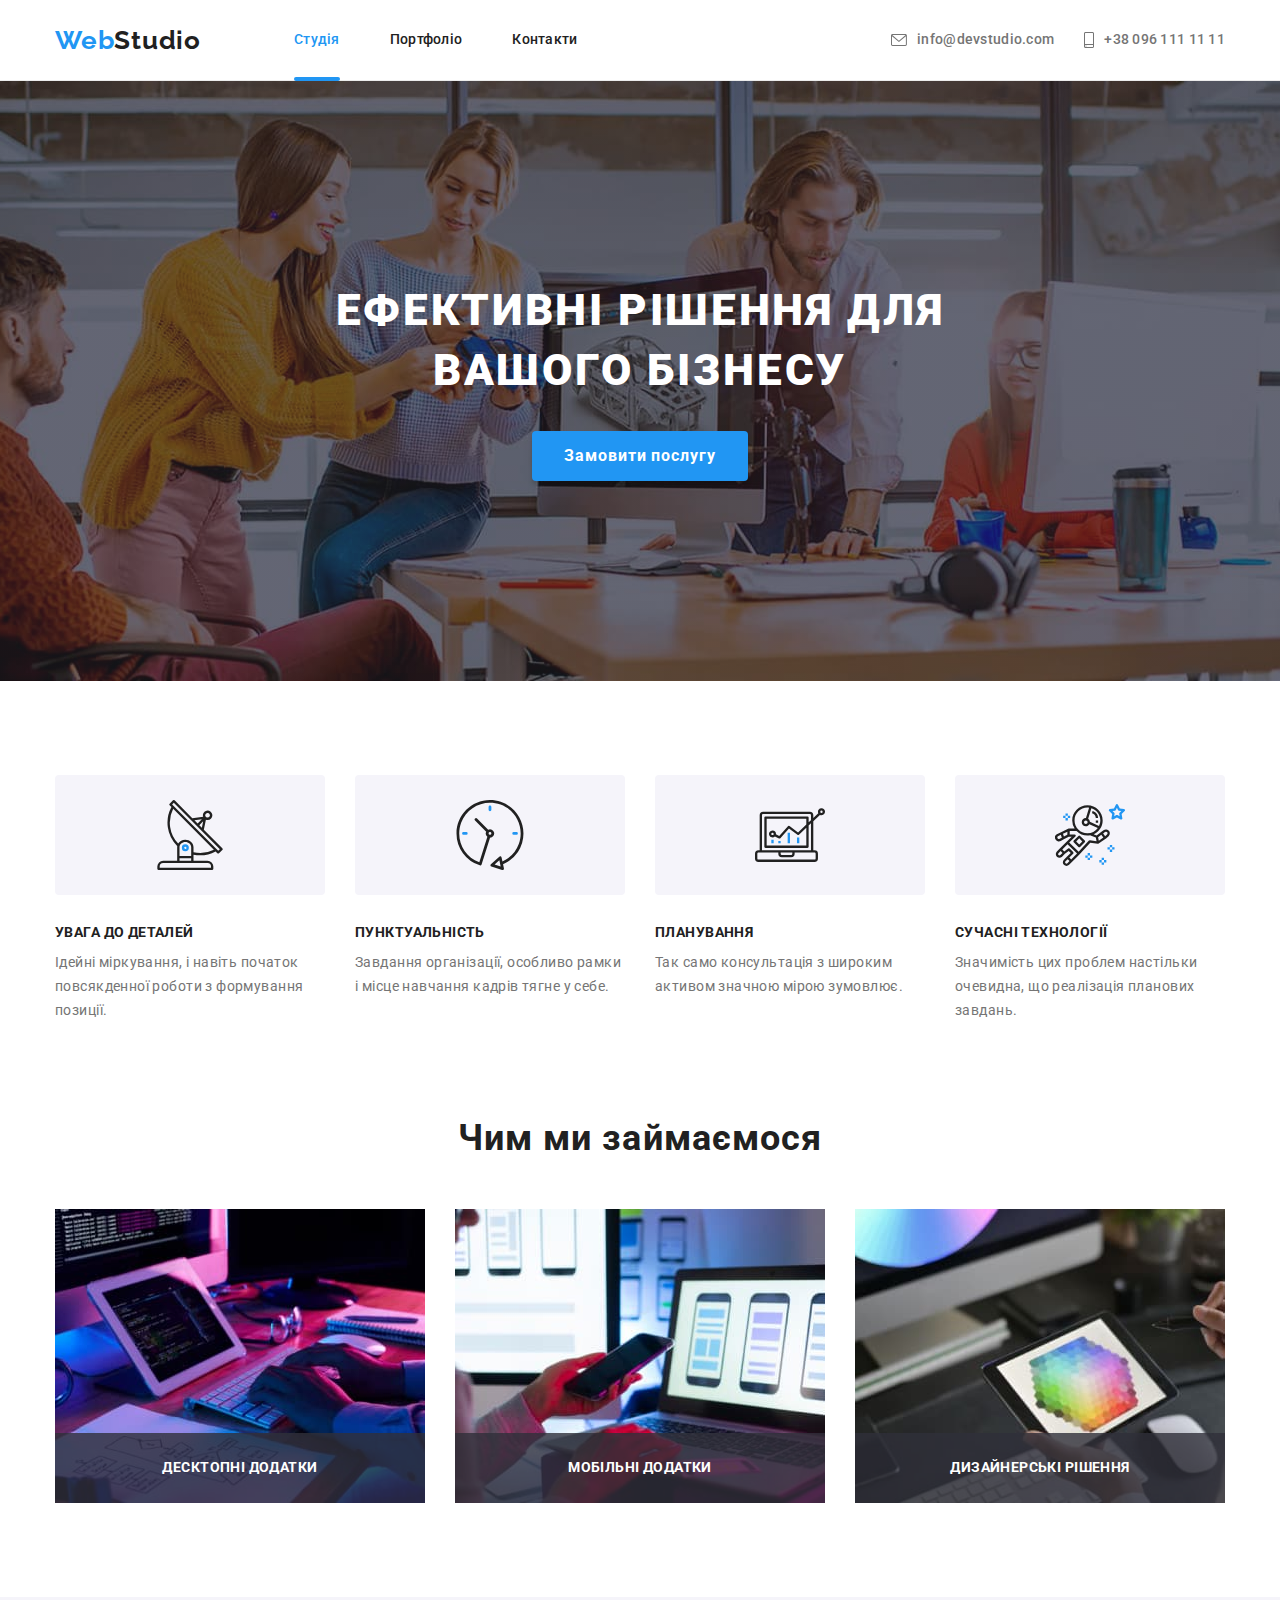
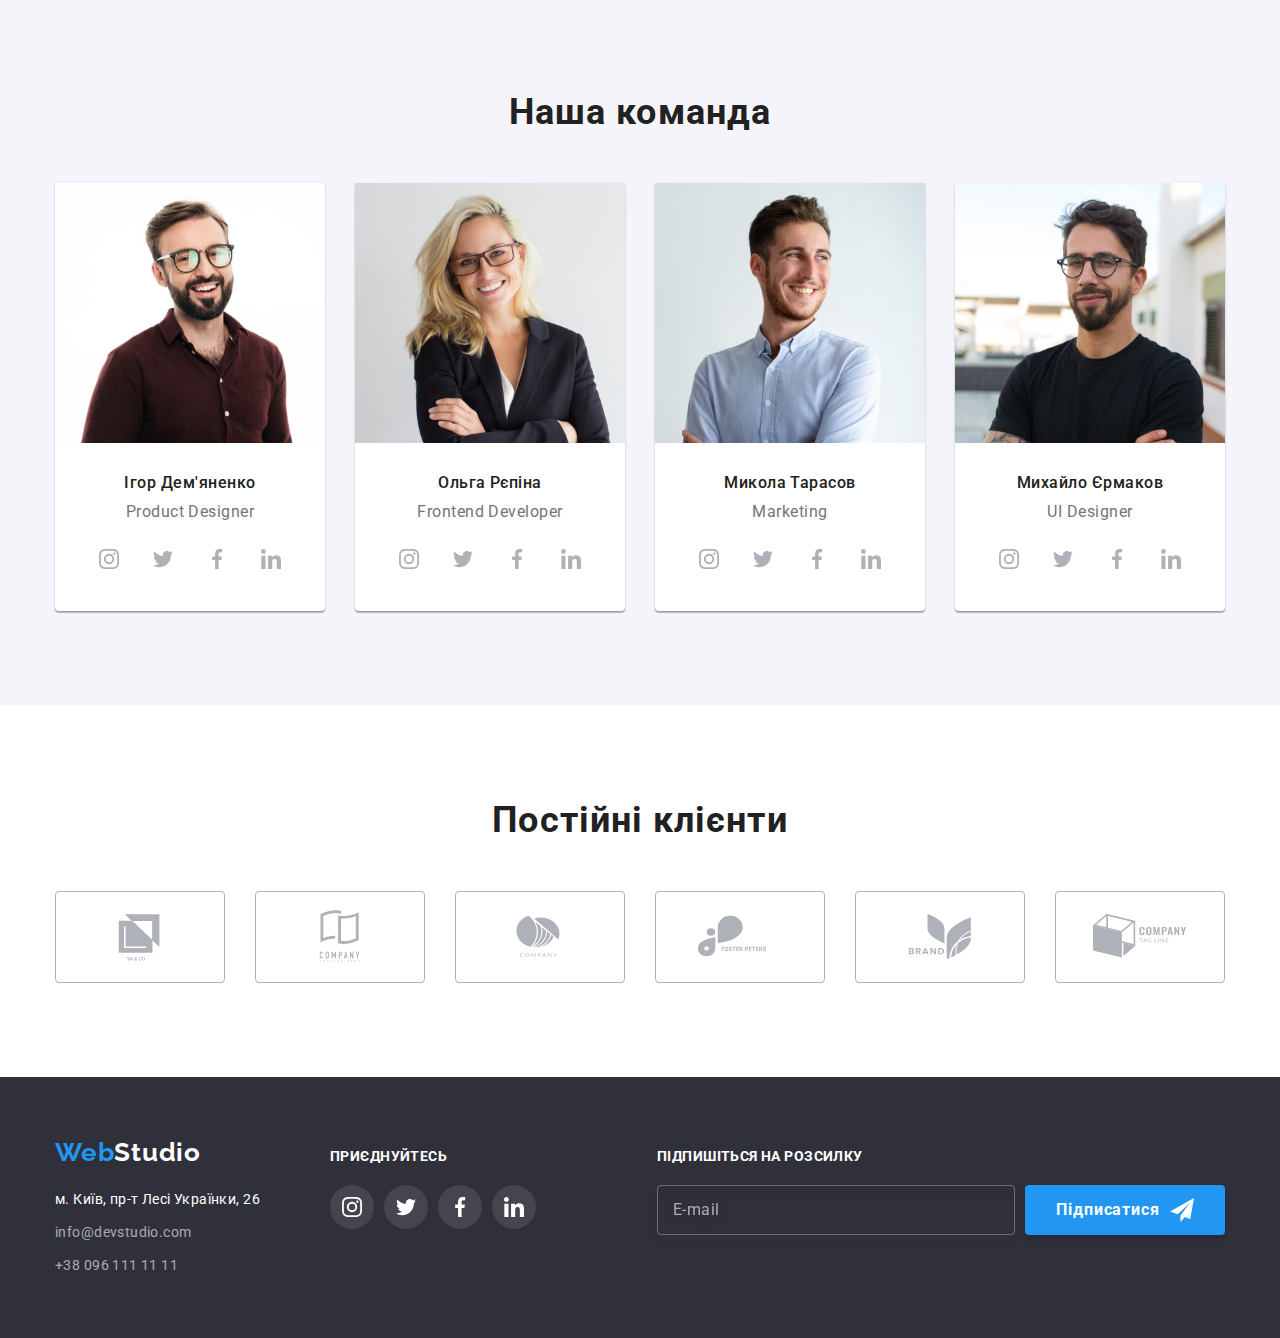
<file: index.html>
<!DOCTYPE html>
<html lang="uk">
<head>
    <meta charset="UTF-8">
    <meta http-equiv="X-UA-Compatible" content="IE=edge">
    <meta name="viewport" content="width=device-width, initial-scale=1.0">
    <title>WebStudio - Головна</title>
    <link rel="preconnect" href="https://fonts.googleapis.com">
    <link rel="preconnect" href="https://fonts.gstatic.com" crossorigin>
    <link href="https://fonts.googleapis.com/css2?family=Raleway:wght@700&family=Roboto:wght@400;500;700;900&display=swap"
        rel="stylesheet">
    <link rel="stylesheet" href="./css/studio.min.css">
</head>
<body>
    <header class="header">
        <div class="container header__container">
            <nav class="nav">
                <a class="logo" href="./index.html"><span class="logo__first">Web</span><span
                        class="logo__second">Studio</span></a>
                <ul class="nav__list">
                    <li class="nav__item"> <a class="nav__link nav__link--current" href="./index.html">Студія</a> </li>
                    <li class="nav__item"> <a class="nav__link" href="./portfolio.html">Портфоліо</a> </li>
                    <li class="nav__item"> <a class="nav__link" href="">Контакти</a> </li>
                </ul>
            </nav>
            <ul class="contacts">
                <li class="contacts__item">
                    <a class="contacts__link" href="mailto:info@devstudio.com">
                        <svg width="16" height="12">
                            <use href="./images/icons.svg#icon-ch-envelope"></use>
                        </svg>
                        info@devstudio.com
                    </a>
                </li>
                <li class="contacts__item">
                    <a class="contacts__link" href="tel:+380961111111">
                        <svg width="10" height="16">
                            <use href="./images/icons.svg#icon-ch-smartphone"></use>
                        </svg>
                        +38 096 111 11 11
                    </a>
                </li>
            </ul>
        </div>
    </header>
    <main>
        <!-- Герой -->
        <section class="hero section">
            <div class="container">
                <h1 class="hero__title">Ефективні рішення для вашого бізнесу</h1>
                <button type="button" class="hero__btn btn" data-modal-open>Замовити послугу</button>
            </div>
        </section>
        <!-- Особливості -->
        <section class="qualities section">
            <div class="container">
                <h2 class="visually-hidden">Наші особливості</h2>
                <ul class="qualities__list">
                    <li class="qualities__item">
                        <div class="qualities__object">
                            <svg width="70" height="70">
                                <use href="./images/icons.svg#icon-ft-antenna"></use>
                            </svg>
                        </div>
                        <h3 class="qualities__title">Увага до деталей</h3>
                        <p class="qualities__txt">Ідейні міркування, і навіть початок повсякденної роботи з формування позиції.</p>
                    </li>
                    <li class="qualities__item">
                        <div class="qualities__object">
                            <svg width="70" height="70">
                                <use href="./images/icons.svg#icon-ft-clock"></use>
                            </svg>
                        </div>
                        <h3 class="qualities__title">Пунктуальність</h3>
                        <p class="qualities__txt">Завдання організації, особливо рамки і місце навчання кадрів тягне у себе.</p>
                    </li>
                    <li class="qualities__item">
                        <div class="qualities__object">
                            <svg width="70" height="70">
                                <use href="./images/icons.svg#icon-ft-diagram"></use>
                            </svg>
                        </div>
                        <h3 class="qualities__title">Планування</h3>
                        <p class="qualities__txt">Так само консультація з широким активом значною мірою зумовлює.</p>
                    </li>
                    <li class="qualities__item">
                        <div class="qualities__object">
                            <svg width="70" height="70">
                                <use href="./images/icons.svg#icon-ft-astronaut"></use>
                            </svg>
                        </div>
                        <h3 class="qualities__title">Сучасні технології</h3>
                        <p class="qualities__txt">Значимість цих проблем настільки очевидна, що реалізація планових завдань.</p>
                    </li>
                </ul>
            </div>
        </section>
        <!-- Чим ми займаємося -->
        <section class="features section">
            <div class="container">
                <h2 class="features__title title">Чим ми займаємося</h2>
                <ul class="features__list">
                    <li class="features__item">
                        <img class="img" src="./images/desktop-apps.jpg" alt="Десктопні додатки" width="370" height="294">
                        <div class="feature__overlay">
                            <p class="feature__txt">Десктопні додатки</p>
                        </div>
                    </li>
                    <li class="features__item">
                        <img class="img" src="./images/mobile-apps.jpg" alt="Мобільні додатки" width="370" height="294">
                        <div class="feature__overlay">
                            <p class="feature__txt">Мобільні додатки</p>
                        </div>
                    </li>
                    <li class="features__item">
                        <img class="img" src="./images/design.jpg" alt="Дизайнерські рішення" width="370" height="294">
                        <div class="feature__overlay">
                            <p class="feature__txt">Дизайнерські рішення</p>
                        </div>
                    </li>
                </ul>
            </div>
        </section>
        <!-- Наша команда -->
        <section class="team section">
            <div class="container">
                <h2 class="team__title title">Наша команда</h2>
                <ul class="team__list">
                    <li class="team__item">
                        <img src="./images/team-card-1.jpg" alt="Фото сотрудника 1" width="270" height="260">
                        <div class="team__descr">
                            <h3 class="team__member">Ігор Дем'яненко</h3>
                            <p lang="en" class="team__txt">Product Designer</p>
                            <ul class="soc-buttons">
                                <li class="soc-buttons__item">
                                    <a href="" class="soc-buttons__link" target="_blank" rel="noreferrer noopener">
                                        <svg width="20" height="20" role="img" и aria-label="Instagram">
                                            <use href="./images/icons.svg#icon-sc-instagram"></use>
                                        </svg>
                                    </a>
                                </li>
                                <li class="soc-buttons__item">
                                    <a href="" class="soc-buttons__link" target="_blank" rel="noreferrer noopener">
                                        <svg width="20" height="20" role="img" и aria-label="Twitter">
                                            <use href="./images/icons.svg#icon-sc-twitter"></use>
                                        </svg>
                                    </a>
                                </li>
                                <li class="soc-buttons__item">
                                    <a href="" class="soc-buttons__link" target="_blank" rel="noreferrer noopener">
                                        <svg width="20" height="20" role="img" и aria-label="Facebook">
                                            <use href="./images/icons.svg#icon-sc-facebook"></use>
                                        </svg>
                                    </a>
                                </li>
                                <li class="soc-buttons__item">
                                    <a href="" class="soc-buttons__link" target="_blank" rel="noreferrer noopener">
                                        <svg width="20" height="20" role="img" и aria-label="Linkedin">
                                            <use href="./images/icons.svg#icon-sc-linkedin"></use>
                                        </svg>
                                    </a>
                                </li>
                            </ul>
                        </div>
                    </li>
                    <li class="team__item">
                        <img src="./images/team-card-2.jpg" alt="Фото сотрудника 2" width="270" height="260">
                        <div class="team__descr">
                            <h3 class="team__member">Ольга Рєпіна</h3>
                            <p lang="en" class="team__txt">Frontend Developer</p>
                            <ul class="soc-buttons">
                                <li class="soc-buttons__item">
                                    <a href="" class="soc-buttons__link" target="_blank" rel="noreferrer noopener">
                                        <svg width="20" height="20" role="img" и aria-label="Instagram">
                                            <use href="./images/icons.svg#icon-sc-instagram"></use>
                                        </svg>
                                    </a>
                                </li>
                                <li class="soc-buttons__item">
                                    <a href="" class="soc-buttons__link" target="_blank" rel="noreferrer noopener">
                                        <svg width="20" height="20" role="img" и aria-label="Twitter">
                                            <use href="./images/icons.svg#icon-sc-twitter"></use>
                                        </svg>
                                    </a>
                                </li>
                                <li class="soc-buttons__item">
                                    <a href="" class="soc-buttons__link" target="_blank" rel="noreferrer noopener">
                                        <svg width="20" height="20" role="img" и aria-label="Facebook">
                                            <use href="./images/icons.svg#icon-sc-facebook"></use>
                                        </svg>
                                    </a>
                                </li>
                                <li class="soc-buttons__item">
                                    <a href="" class="soc-buttons__link" target="_blank" rel="noreferrer noopener">
                                        <svg width="20" height="20" role="img" и aria-label="Linkedin">
                                            <use href="./images/icons.svg#icon-sc-linkedin"></use>
                                        </svg>
                                    </a>
                                </li>
                            </ul>
                        </div>
                    </li>
                    <li class="team__item">
                        <img src="./images/team-card-3.jpg" alt="Фото сотрудника 3" width="270" height="260">
                        <div class="team__descr">
                            <h3 class="team__member">Микола Тарасов</h3>
                            <p lang="en" class="team__txt">Marketing</p>
                            <ul class="soc-buttons">
                                <li class="soc-buttons__item">
                                    <a href="" class="soc-buttons__link" target="_blank" rel="noreferrer noopener">
                                        <svg width="20" height="20" role="img" и aria-label="Instagram">
                                            <use href="./images/icons.svg#icon-sc-instagram"></use>
                                        </svg>
                                    </a>
                                </li>
                                <li class="soc-buttons__item">
                                    <a href="" class="soc-buttons__link" target="_blank" rel="noreferrer noopener">
                                        <svg width="20" height="20" role="img" и aria-label="Twitter">
                                            <use href="./images/icons.svg#icon-sc-twitter"></use>
                                        </svg>
                                    </a>
                                </li>
                                <li class="soc-buttons__item">
                                    <a href="" class="soc-buttons__link" target="_blank" rel="noreferrer noopener">
                                        <svg width="20" height="20" role="img" и aria-label="Facebook">
                                            <use href="./images/icons.svg#icon-sc-facebook"></use>
                                        </svg>
                                    </a>
                                </li>
                                <li class="soc-buttons__item">
                                    <a href="" class="soc-buttons__link" target="_blank" rel="noreferrer noopener">
                                        <svg width="20" height="20" role="img" и aria-label="Linkedin">
                                            <use href="./images/icons.svg#icon-sc-linkedin"></use>
                                        </svg>
                                    </a>
                                </li>
                            </ul>
                        </div>
                    </li>
                    <li class="team__item">
                        <img src="./images/team-card-4.jpg" alt="Фото сотрудника 4" width="270" height="260">
                        <div class="team__descr">
                            <h3 class="team__member">Михайло Єрмаков</h3>
                            <p lang="en" class="team__txt">UI Designer</p>
                            <ul class="soc-buttons">
                                <li class="soc-buttons__item">
                                    <a href="" class="soc-buttons__link" target="_blank" rel="noreferrer noopener">
                                        <svg width="20" height="20" role="img" и aria-label="Instagram">
                                            <use href="./images/icons.svg#icon-sc-instagram"></use>
                                        </svg>
                                    </a>
                                </li>
                                <li class="soc-buttons__item">
                                    <a href="" class="soc-buttons__link" target="_blank" rel="noreferrer noopener">
                                        <svg width="20" height="20" role="img" и aria-label="Twitter">
                                            <use href="./images/icons.svg#icon-sc-twitter"></use>
                                        </svg>
                                    </a>
                                </li>
                                <li class="soc-buttons__item">
                                    <a href="" class="soc-buttons__link" target="_blank" rel="noreferrer noopener">
                                        <svg width="20" height="20" role="img" и aria-label="Facebook">
                                            <use href="./images/icons.svg#icon-sc-facebook"></use>
                                        </svg>
                                    </a>
                                </li>
                                <li class="soc-buttons__item">
                                    <a href="" class="soc-buttons__link" target="_blank" rel="noreferrer noopener">
                                        <svg width="20" height="20" role="img" и aria-label="Linkedin">
                                            <use href="./images/icons.svg#icon-sc-linkedin"></use>
                                        </svg>
                                    </a>
                                </li>
                            </ul>
                        </div>
                    </li>
                </ul>
            </div>
        </section>
        <section class="clients section">
            <div class="container">
                <h2 class="clients__title title">Постійні клієнти</h2>
                <ul class="clients__list">
                    <li class="clients__item">
                        <a href="" class="clients__link">
                            <svg width="106" height="60" role="img" и aria-label="Client-1">
                                <use href="./images/icons.svg#icon-client-1"></use>
                            </svg>
                        </a>
                    </li>
                    <li class="clients__item">
                        <a href="" class="clients__link">
                            <svg width="106" height="60" role="img" и aria-label="Client-2">
                                <use href="./images/icons.svg#icon-client-2"></use>
                            </svg>
                        </a>
                    </li>
                    <li class="clients__item">
                        <a href="" class="clients__link">
                            <svg width="106" height="60" role="img" и aria-label="Client-3">
                                <use href="./images/icons.svg#icon-client-3"></use>
                            </svg>
                        </a>
                    </li>
                    <li class="clients__item">
                        <a href="" class="clients__link">
                            <svg width="106" height="60" role="img" и aria-label="Client-4">
                                <use href="./images/icons.svg#icon-client-4"></use>
                            </svg>
                        </a>
                    </li>
                    <li class="clients__item">
                        <a href="" class="clients__link">
                            <svg width="106" height="60" role="img" и aria-label="Client-5">
                                <use href="./images/icons.svg#icon-client-5"></use>
                            </svg>
                        </a>
                    </li>
                    <li class="clients__item">
                        <a href="" class="clients__link">
                            <svg width="106" height="60" role="img" и aria-label="Client-6">
                                <use href="./images/icons.svg#icon-client-6"></use>
                            </svg>
                        </a>
                    </li>
                </ul>
            </div>
        </section>
    </main>
    <footer class="footer">
        <div class="container footer__container">
            <div class="address-block">
                <a class="logo" href="./index.html"><span class="logo__first">Web</span><span
                        class="logo__second logo__second--contrast">Studio</span></a>
                <address class="address">
                    <ul class="address__list">
                        <li class="address__item">
                            <a class="address__link address__link--main" 
                               href="https://goo.gl/maps/wmybogtps6Psy9zp8"
                               target="_blank" 
                               rel="noreferrer noopener nofollower">
                               м. Київ, пр-т Лесі Українки, 26
                            </a>
                        </li>
                        <li class="address__item">
                            <a class="address__link"
                                href="mailto:info@devstudio.com">
                                info@devstudio.com
                            </a>
                        </li>
                        <li class="address__item">
                            <a class="address__link" 
                                href="tel:+380961111111">
                                +38 096 111 11 11
                            </a>
                        </li>
                    </ul>
                </address>
            </div>
            <div class="footer-soc">
                <p class="footer-soc__title">Приєднуйтесь</p>
                <ul class="soc-buttons">
                    <li class="soc-buttons__item">
                        <a href="" class="soc-buttons__link footer-soc__link" target="_blank" rel="noreferrer noopener nofollower">
                            <svg width="20" height="20" role="img" и aria-label="Instagram">
                                <use href="./images/icons.svg#icon-sc-instagram"></use>
                            </svg>
                        </a>
                    </li>
                    <li class="soc-buttons__item">
                        <a href="" class="soc-buttons__link footer-soc__link" target="_blank" rel="noreferrer noopener nofollower">
                            <svg width="20" height="20" role="img" и aria-label="Twitter">
                                <use href="./images/icons.svg#icon-sc-twitter"></use>
                            </svg>
                        </a>
                    </li>
                    <li class="soc-buttons__item">
                        <a href="" class="soc-buttons__link footer-soc__link" target="_blank" rel="noreferrer noopener nofollower">
                            <svg width="20" height="20" role="img" и aria-label="Facebook">
                                <use href="./images/icons.svg#icon-sc-facebook"></use>
                            </svg>
                        </a>
                    </li>
                    <li class="soc-buttons__item">
                        <a href="" class="soc-buttons__link footer-soc__link" target="_blank" rel="noreferrer noopener nofollower">
                            <svg width="20" height="20" role="img" и aria-label="Linkedin">
                                <use href="./images/icons.svg#icon-sc-linkedin"></use>
                            </svg>
                        </a>
                    </li>
                </ul>
            </div>
            <div class="footer-subscribe">
                <form class="footer-subscribe__form">
                    <p class="footer-subscribe__title">Підпишіться на розсилку</p>
                    <div class="footer-subscribe__thumb">
                        <label class="footer-subscribe__label">
                            <input type="email" name="email" class="footer-subscribe__input" placeholder="E-mail" required>
                        </label>
                        <button type="submit" class="footer-subscribe__btn btn">
                            <span>Підписатися</span>
                            <svg width="24" height="24">
                                <use href="./images/icons.svg#icon-send"></use>
                            </svg>
                        </button>
                    </div>
                </form>
            </div>
        </div>
    </footer>
    <div class="backdrop is-hidden" data-modal>
        <div class="modal">
            <button class="btn modal__close-btn" data-modal-close>
                <svg width="18" height="18">
                    <use href="./images/icons.svg#icon-close"></use>
                </svg>
            </button>
            <form class="modal__form">
                <p class="modal__title">
                    Залиште свої дані, ми вам передзвонимо
                </p>
                <label class="modal__label">
                    <span class="modal__txt">Ім'я</span>
                    <input type="text" name="client-name" class="modal__input" required>
                    <svg class="modal__icon" width="18" height="18">
                        <use href="./images/icons.svg#icon-name"></use>
                    </svg>
                </label>
                <label class="modal__label">
                    <span class="modal__txt">Телефон</span>
                    <input type="tel" name="phone" class="modal__input" required>
                    <svg class="modal__icon" width="18" height="18">
                        <use href="./images/icons.svg#icon-phone"></use>
                    </svg>
                </label>
                <label class="modal__label">
                    <span class="modal__txt">Пошта</span>
                    <input type="email" name="email" class="modal__input" required>
                    <svg class="modal__icon" width="18" height="18">
                        <use href="./images/icons.svg#icon-email"></use>
                    </svg>
                </label>
                <label class="modal__label">
                    <span class="modal__txt">Коментар</span>
                    <textarea class="modal__input textarea" name="comment" placeholder="Введіть текст"></textarea>
                </label>
                <label class="modal__checkbox-label">
                    <input class="modal__checkbox-input visually-hidden" type="checkbox" name="rules-agree" required>
                    <span class="modal__checkbox-icon"></span>
                    <span class="modal__checkbox-txt">Погоджуюся з розсилкою та приймаю <a href="#">Умови договору</a></span>
                </label>
                <button type="submit" class="modal__btn btn">Відправити</button>
            </form>
        </div>
    </div>
    <script src="./js/modal.js"></script> 
</body>
</html>
</file>
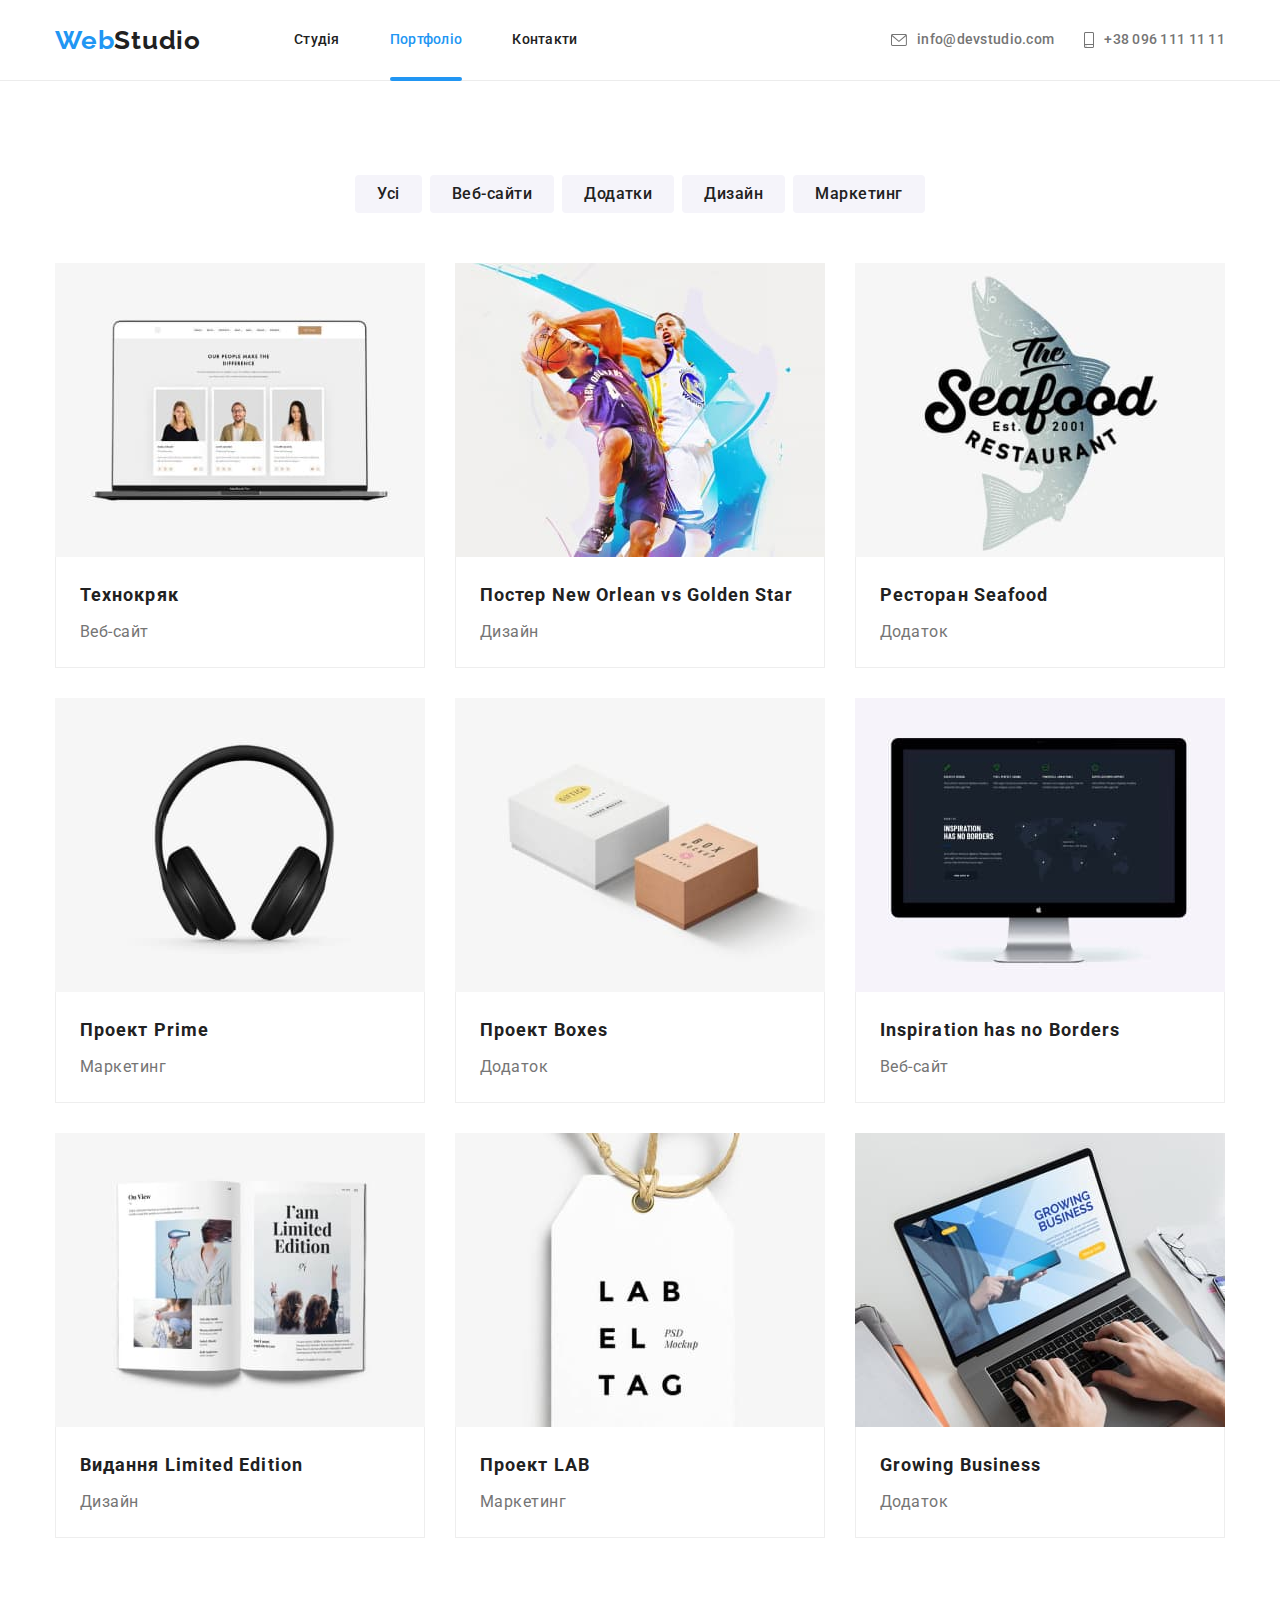
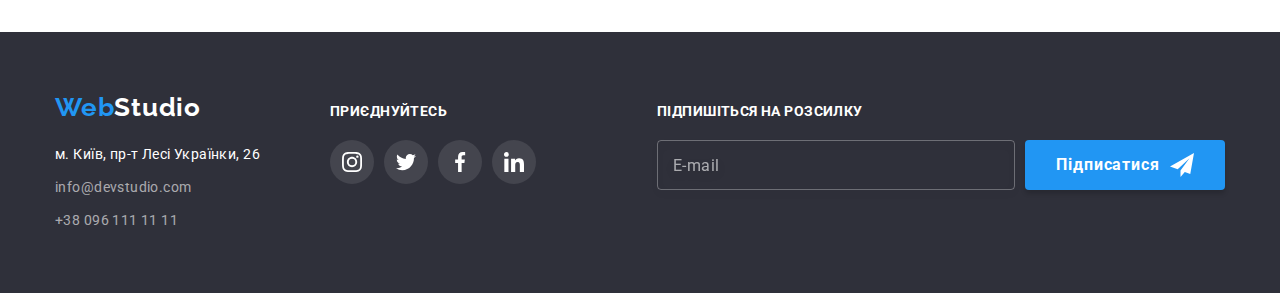
<file: portfolio.html>
<!DOCTYPE html>
<html lang="uk">

<head>
    <meta charset="UTF-8">
    <meta http-equiv="X-UA-Compatible" content="IE=edge">
    <meta name="viewport" content="width=device-width, initial-scale=1.0">
    <title>Портфолио</title>
    <link rel="preconnect" href="https://fonts.googleapis.com">
    <link rel="preconnect" href="https://fonts.gstatic.com" crossorigin>
    <link href="https://fonts.googleapis.com/css2?family=Raleway:wght@700&family=Roboto:wght@400;500;700;900&display=swap"
        rel="stylesheet">
    <link rel="stylesheet" href="./css/portfolio.min.css">
</head>

<body>
    <header class="header">
        <div class="container header__container">
            <nav class="nav">
                <a class="logo" href="./index.html"><span class="logo__first">Web</span><span
                        class="logo__second">Studio</span></a>
                <ul class="nav__list">
                    <li class="nav__item"> <a class="nav__link" href="./index.html">Студія</a> </li>
                    <li class="nav__item"> <a class="nav__link nav__link--current" href="./portfolio.html">Портфоліо</a> </li>
                    <li class="nav__item"> <a class="nav__link" href="">Контакти</a> </li>
                </ul>
            </nav>
            <ul class="contacts">
                <li class="contacts__item">
                    <a class="contacts__link" href="mailto:info@devstudio.com">
                        <svg width="16" height="12">
                            <use href="./images/icons.svg#icon-ch-envelope"></use>
                        </svg>
                        info@devstudio.com
                    </a>
                </li>
                <li class="contacts__item">
                    <a class="contacts__link" href="tel:+380961111111">
                        <svg width="10" height="16">
                            <use href="./images/icons.svg#icon-ch-smartphone"></use>
                        </svg>
                        +38 096 111 11 11
                    </a>
                </li>
            </ul>
        </div>
    </header>
    <main>
        <!-- Портфолио -->
        <section class="section">
            <div class="container">
                <h1 class="visually-hidden">Приклади робот</h1>
                <ul class="filter">
                    <li class="filter__item"><button class="filter__btn btn" type="button">Усі</button></li>
                    <li class="filter__item"><button class="filter__btn btn" type="button">Веб-сайти</button></li>
                    <li class="filter__item"><button class="filter__btn btn" type="button">Додатки</button></li>
                    <li class="filter__item"><button class="filter__btn btn" type="button">Дизайн</button></li>
                    <li class="filter__item"><button class="filter__btn btn" type="button">Маркетинг</button></li>
                </ul>
                <ul class="portfolio">
                    <li class="portfolio__item">
                        <a href="" class="portfolio__link" target="_blank" rel="noopener noreferrer nofollower">
                            <div class="portfolio__wrapper">
                                <img src="./images/portfolio-card-1.jpg" alt="Карточка портфолио 1" class="img" width="370" height="294">
                                <div class="portfolio__overlay">
                                    <p class="portfolio__descr">Ресурс пропонує комплексні пропозиції з різним рівнем функціоналу та сервісів. Все це дозволить відвідувачу отримати
                                    вичерпні відомості про компанію чи приватну особу.</p>
                                </div>
                            </div>
                            <div class="portfolio__meta">
                                <h2 class="portfolio__title">Технокряк</h2>
                                <p class="portfolio__txt">Веб-сайт</p>
                            </div>
                        </a>
                    </li>
                    <li class="portfolio__item">
                        <a href="" class="portfolio__link" target="_blank" rel="noopener noreferrer nofollower">
                            <div class="portfolio__wrapper">
                                <img src="./images/portfolio-card-2.jpg" alt="Карточка портфолио 2" class="img" width="370" height="294">
                                <div class="portfolio__overlay">
                                    <p class="portfolio__descr">Lorem ipsum dolor sit amet consectetur, adipisicing elit. Facilis omnis illum eius ipsa voluptatum, architecto sed laborum atque quaerat aliquid asperiores eaque. Incidunt culpa nihil voluptas tempora corrupti perspiciatis deserunt.</p>
                                </div>
                            </div>
                            <div class="portfolio__meta">
                                <h2 class="portfolio__title">Постер New Orlean vs Golden Star</h2>
                                <p class="portfolio__txt">Дизайн</p>
                            </div>
                        </a>
                    </li>
                    <li class="portfolio__item">
                        <a href="" class="portfolio__link" target="_blank" rel="noopener noreferrer nofollower">
                            <div class="portfolio__wrapper">
                                <img src="./images/portfolio-card-3.jpg" alt="Карточка портфолио 3" class="img" width="370" height="294">
                                <div class="portfolio__overlay">
                                    <p class="portfolio__descr">Lorem ipsum dolor sit amet consectetur, adipisicing elit. Facilis omnis illum eius ipsa voluptatum, architecto sed laborum atque quaerat aliquid asperiores eaque. Incidunt culpa nihil voluptas tempora corrupti perspiciatis deserunt.</p>
                                </div>
                            </div>
                            <div class="portfolio__meta">
                                <h2 class="portfolio__title">Ресторан Seafood</h2>
                                <p class="portfolio__txt">Додаток</p>
                            </div>
                        </a>
                    </li>
                    <li class="portfolio__item">
                        <a href="" class="portfolio__link" target="_blank" rel="noopener noreferrer nofollower">
                            <div class="portfolio__wrapper">
                                <img src="./images/portfolio-card-4.jpg" alt="Карточка портфолио 4" class="img" width="370" height="294">
                                <div class="portfolio__overlay">
                                    <p class="portfolio__descr">Lorem ipsum dolor sit amet consectetur, adipisicing elit. Facilis omnis illum eius ipsa voluptatum, architecto sed laborum atque quaerat aliquid asperiores eaque. Incidunt culpa nihil voluptas tempora corrupti perspiciatis deserunt.</p>
                                </div>
                            </div>
                            <div class="portfolio__meta">
                                <h2 class="portfolio__title">Проект Prime</h2>
                                <p class="portfolio__txt">Маркетинг</p>
                            </div>
                        </a>
                    </li>
                    <li class="portfolio__item">
                        <a href="" class="portfolio__link" target="_blank" rel="noopener noreferrer nofollower">
                            <div class="portfolio__wrapper">
                                <img src="./images/portfolio-card-5.jpg" alt="Карточка портфолио 5" class="img" width="370" height="294">
                                <div class="portfolio__overlay">
                                    <p class="portfolio__descr">Lorem ipsum dolor sit amet consectetur, adipisicing elit. Facilis omnis illum eius ipsa voluptatum, architecto sed laborum atque quaerat aliquid asperiores eaque. Incidunt culpa nihil voluptas tempora corrupti perspiciatis deserunt.</p>
                                </div>
                            </div>
                            <div class="portfolio__meta">
                                <h2 class="portfolio__title">Проект Boxes</h2>
                                <p class="portfolio__txt">Додаток</p>
                            </div>
                        </a>
                    </li>
                    <li class="portfolio__item">
                        <a href="" class="portfolio__link" target="_blank" rel="noopener noreferrer nofollower">
                            <div class="portfolio__wrapper">
                                <img src="./images/portfolio-card-6.jpg" alt="Карточка портфолио 6" class="img" width="370" height="294">
                                <div class="portfolio__overlay">
                                    <p class="portfolio__descr">Lorem ipsum dolor sit amet consectetur, adipisicing elit. Facilis omnis illum eius ipsa voluptatum, architecto sed laborum atque quaerat aliquid asperiores eaque. Incidunt culpa nihil voluptas tempora corrupti perspiciatis deserunt.</p>
                                </div>
                            </div>
                            <div class="portfolio__meta">
                                <h2 class="portfolio__title">Inspiration has no Borders</h2>
                                <p class="portfolio__txt">Веб-сайт</p>
                            </div>
                        </a>
                    </li>
                    <li class="portfolio__item">
                        <a href="" class="portfolio__link" target="_blank" rel="noopener noreferrer nofollower">
                            <div class="portfolio__wrapper">
                                <img src="./images/portfolio-card-7.jpg" alt="Карточка портфолио 7" class="img" width="370" height="294">
                                <div class="portfolio__overlay">
                                    <p class="portfolio__descr">Lorem ipsum dolor sit amet consectetur, adipisicing elit. Facilis omnis illum eius ipsa voluptatum, architecto sed laborum atque quaerat aliquid asperiores eaque. Incidunt culpa nihil voluptas tempora corrupti perspiciatis deserunt.</p>
                                </div>
                            </div>
                            <div class="portfolio__meta">
                                <h2 class="portfolio__title">Видання Limited Edition</h2>
                                <p class="portfolio__txt">Дизайн</p>
                            </div>
                        </a>
                    </li>
                    <li class="portfolio__item">
                        <a href="" class="portfolio__link" target="_blank" rel="noopener noreferrer nofollower">
                            <div class="portfolio__wrapper">
                                <img src="./images/portfolio-card-8.jpg" alt="Карточка портфолио 8" class="img" width="370" height="294">
                                <div class="portfolio__overlay">
                                    <p class="portfolio__descr">Lorem ipsum dolor sit amet consectetur, adipisicing elit. Facilis omnis illum eius ipsa voluptatum, architecto sed laborum atque quaerat aliquid asperiores eaque. Incidunt culpa nihil voluptas tempora corrupti perspiciatis deserunt.</p>
                                </div>
                            </div>
                            <div class="portfolio__meta">
                                <h2 class="portfolio__title">Проект LAB</h2>
                                <p class="portfolio__txt">Маркетинг</p>
                            </div>
                        </a>
                    </li>
                    <li class="portfolio__item">
                        <a href="" class="portfolio__link" target="_blank" rel="noopener noreferrer nofollower">
                            <div class="portfolio__wrapper">
                                <img src="./images/portfolio-card-9.jpg" alt="Карточка портфолио 9" class="img" width="370" height="294">
                                <div class="portfolio__overlay">
                                    <p class="portfolio__descr">Lorem ipsum dolor sit amet consectetur, adipisicing elit. Facilis omnis illum eius ipsa voluptatum, architecto sed laborum atque quaerat aliquid asperiores eaque. Incidunt culpa nihil voluptas tempora corrupti perspiciatis deserunt.</p>
                                </div>
                            </div>
                            <div class="portfolio__meta">
                                <h2 class="portfolio__title">Growing Business</h2>
                                <p class="portfolio__txt">Додаток</p>
                            </div>
                        </a>
                    </li>
                </ul>
            </div>
        </section>
    </main>
    <footer class="footer">
        <div class="container footer__container">
            <div class="address-block">
                <a class="logo" href="./index.html"><span class="logo__first">Web</span><span
                        class="logo__second logo__second--contrast">Studio</span></a>
                <address class="address">
                    <ul class="address__list">
                        <li class="address__item">
                            <a class="address__link address__link--main" href="https://goo.gl/maps/wmybogtps6Psy9zp8"
                                target="_blank" rel="noreferrer noopener nofollower">
                                м. Київ, пр-т Лесі Українки, 26
                            </a>
                        </li>
                        <li class="address__item">
                            <a class="address__link" href="mailto:info@devstudio.com">
                                info@devstudio.com
                            </a>
                        </li>
                        <li class="address__item">
                            <a class="address__link" href="tel:+380961111111">
                                +38 096 111 11 11
                            </a>
                        </li>
                    </ul>
                </address>
            </div>
            <div class="footer-soc">
                <p class="footer-soc__title">Приєднуйтесь</p>
                <ul class="soc-buttons">
                    <li class="soc-buttons__item">
                        <a href="" class="soc-buttons__link footer-soc__link" target="_blank"
                            rel="noreferrer noopener nofollower">
                            <svg width="20" height="20" role="img" и aria-label="Instagram">
                                <use href="./images/icons.svg#icon-sc-instagram"></use>
                            </svg>
                        </a>
                    </li>
                    <li class="soc-buttons__item">
                        <a href="" class="soc-buttons__link footer-soc__link" target="_blank"
                            rel="noreferrer noopener nofollower">
                            <svg width="20" height="20" role="img" и aria-label="Twitter">
                                <use href="./images/icons.svg#icon-sc-twitter"></use>
                            </svg>
                        </a>
                    </li>
                    <li class="soc-buttons__item">
                        <a href="" class="soc-buttons__link footer-soc__link" target="_blank"
                            rel="noreferrer noopener nofollower">
                            <svg width="20" height="20" role="img" и aria-label="Facebook">
                                <use href="./images/icons.svg#icon-sc-facebook"></use>
                            </svg>
                        </a>
                    </li>
                    <li class="soc-buttons__item">
                        <a href="" class="soc-buttons__link footer-soc__link" target="_blank"
                            rel="noreferrer noopener nofollower">
                            <svg width="20" height="20" role="img" и aria-label="Linkedin">
                                <use href="./images/icons.svg#icon-sc-linkedin"></use>
                            </svg>
                        </a>
                    </li>
                </ul>
            </div>
            <div class="footer-subscribe">
                <form class="footer-subscribe__form">
                    <p class="footer-subscribe__title">Підпишіться на розсилку</p>
                    <div class="footer-subscribe__thumb">
                        <label class="footer-subscribe__label">
                            <input type="email" name="email" class="footer-subscribe__input" placeholder="E-mail" required>
                        </label>
                        <button type="submit" class="footer-subscribe__btn btn">
                            <span>Підписатися</span>
                            <svg width="24" height="24">
                                <use href="./images/icons.svg#icon-send"></use>
                            </svg>
                        </button>
                    </div>
                </form>
            </div>
        </div>
    </footer>
</body>

</html>
</file>
<file: css/studio.min.css>
:root{--font-color-main: #212121;--font-color-secondary: #757575;--font-color-accent: #2196F3;--font-color-contrast: #FFFFFF;--font-color-address-main: #FFFFFF;--font-color-address-contact: rgba(255, 255, 255, 0.6);--background-color-main: #FFFFFF;--background-color-secondary: #F5F4FA;--background-color-footer: #2F303A;--background-color-accent: #2196F3;--item-color-main: #AFB1B8;--item-color-accent: #2196F3;--item-color-contrast: #FFFFFF;--item-bgcolor-soc: rgba(255, 255, 255, 0.1);--item-bgcolor-focus: #188CE8}*,::before,::after{-webkit-box-sizing:border-box;box-sizing:border-box}html{-moz-tab-size:4;-o-tab-size:4;tab-size:4}html{line-height:1.15;-webkit-text-size-adjust:100%}hr{height:0;color:inherit}abbr[title]{-webkit-text-decoration:underline dotted;text-decoration:underline dotted}b,strong{font-weight:bolder}code,kbd,samp,pre{font-family:ui-monospace,SFMono-Regular,Consolas,"Liberation Mono",Menlo,monospace;font-size:1em}small{font-size:80%}sub,sup{font-size:75%;line-height:0;position:relative;vertical-align:baseline}sub{bottom:-0.25em}sup{top:-0.5em}table{text-indent:0;border-color:inherit}button,input,optgroup,select,textarea{font-family:inherit;font-size:100%;line-height:1.15;margin:0}button,select{text-transform:none}button,[type=button],[type=reset],[type=submit]{-webkit-appearance:button}::-moz-focus-inner{border-style:none;padding:0}:-moz-focusring{outline:1px dotted ButtonText}:-moz-ui-invalid{box-shadow:none}legend{padding:0}progress{vertical-align:baseline}::-webkit-inner-spin-button,::-webkit-outer-spin-button{height:auto}[type=search]{-webkit-appearance:textfield;outline-offset:-2px}::-webkit-search-decoration{-webkit-appearance:none}::-webkit-file-upload-button{-webkit-appearance:button;font:inherit}summary{display:list-item}p,h1,h2,h3,h4,h5,h6{margin:0}ul{list-style:none;margin:0;padding:0}a{text-decoration:none}address{font-style:normal}img{display:block;max-width:100%;height:auto}body{color:var(--font-color-main);font-family:"Roboto",sans-serif;margin:0 auto}.section{padding-top:94px;padding-bottom:94px}.container{width:1200px;padding-left:15px;padding-right:15px;margin-left:auto;margin-right:auto}.visually-hidden{position:absolute;white-space:nowrap;width:1px;height:1px;overflow:hidden;border:0;padding:0;clip:rect(0 0 0 0);-webkit-clip-path:inset(50%);clip-path:inset(50%);margin:-1px}.logo{font-family:"Raleway",sans-serif;font-weight:700;font-size:26px;line-height:1.19;letter-spacing:.03em}.logo__first{color:var(--font-color-accent)}.logo__second{color:var(--font-color-main)}.logo__second--contrast{color:var(--font-color-contrast)}.soc-buttons{display:-webkit-box;display:-ms-flexbox;display:flex;-webkit-box-pack:center;-ms-flex-pack:center;justify-content:center;-webkit-box-align:center;-ms-flex-align:center;align-items:center;-webkit-column-gap:10px;-moz-column-gap:10px;column-gap:10px}.soc-buttons__item{width:44px;height:44px}.soc-buttons__link{background-color:var(--background-color-main);fill:var(--item-color-main);width:100%;height:100%;border-radius:50%;display:-webkit-box;display:-ms-flexbox;display:flex;-webkit-box-pack:center;-ms-flex-pack:center;justify-content:center;-webkit-box-align:center;-ms-flex-align:center;align-items:center;-webkit-transition-property:background-color, fill;transition-property:background-color, fill;-webkit-transition-duration:250ms;transition-duration:250ms;-webkit-transition-timing-function:cubic-bezier(0.4, 0, 0.2, 1);transition-timing-function:cubic-bezier(0.4, 0, 0.2, 1)}.soc-buttons__link:hover,.soc-buttons__link:focus{background-color:var(--item-color-accent);fill:var(--item-color-contrast)}.title{font-size:36px;line-height:1.17;text-align:center;letter-spacing:.03em;margin-top:0px;margin-bottom:0px}.btn{border-radius:4px;border:none;cursor:pointer}.header{border-bottom:1px solid #ececec}.header__container{display:-webkit-box;display:-ms-flexbox;display:flex;-webkit-box-align:center;-ms-flex-align:center;align-items:center}.nav{display:-webkit-box;display:-ms-flexbox;display:flex;-webkit-box-align:center;-ms-flex-align:center;align-items:center}.nav__list{display:-webkit-box;display:-ms-flexbox;display:flex;-webkit-box-align:center;-ms-flex-align:center;align-items:center;-webkit-column-gap:50px;-moz-column-gap:50px;column-gap:50px;margin-left:93px}.nav__link{color:var(--font-color-main);font-weight:500;font-size:14px;line-height:1.14;letter-spacing:.02em;display:inline-block;padding-top:32px;padding-bottom:32px;-webkit-transition-property:color;transition-property:color;-webkit-transition-duration:250ms;transition-duration:250ms;-webkit-transition-timing-function:cubic-bezier(0.4, 0, 0.2, 1);transition-timing-function:cubic-bezier(0.4, 0, 0.2, 1)}.nav__link:hover,.nav__link:focus,.nav__link:active{color:var(--font-color-accent)}.nav__link--current{color:var(--font-color-accent);position:relative}.nav__link--current::after{content:"";display:block;position:absolute;bottom:-1px;width:100%;height:4px;border-radius:2px;background-color:var(--font-color-accent)}.contacts{display:-webkit-box;display:-ms-flexbox;display:flex;-webkit-box-align:center;-ms-flex-align:center;align-items:center;-webkit-column-gap:30px;-moz-column-gap:30px;column-gap:30px;margin-left:auto}.contacts__link{color:var(--font-color-secondary);font-weight:500;font-size:14px;line-height:1.14;letter-spacing:.02em;display:-webkit-box;display:-ms-flexbox;display:flex;-webkit-box-align:center;-ms-flex-align:center;align-items:center;-webkit-column-gap:10px;-moz-column-gap:10px;column-gap:10px;padding-top:32px;padding-bottom:32px;fill:currentColor;-webkit-transition-property:color;transition-property:color;-webkit-transition-duration:250ms;transition-duration:250ms;-webkit-transition-timing-function:cubic-bezier(0.4, 0, 0.2, 1);transition-timing-function:cubic-bezier(0.4, 0, 0.2, 1)}.contacts__link:hover,.contacts__link:focus{color:var(--font-color-accent)}.footer{background-color:var(--background-color-footer);padding-top:60px;padding-bottom:60px}.footer__container{display:-webkit-box;display:-ms-flexbox;display:flex;-webkit-column-gap:70px;-moz-column-gap:70px;column-gap:70px}.address{margin-top:20px}.address__item:not(:last-child){margin-bottom:9px}.address__link{color:var(--font-color-address-contact);font-weight:400;font-size:14px;line-height:1.71;letter-spacing:.03em;-webkit-transition-property:color;transition-property:color;-webkit-transition-duration:250ms;transition-duration:250ms;-webkit-transition-timing-function:cubic-bezier(0.4, 0, 0.2, 1);transition-timing-function:cubic-bezier(0.4, 0, 0.2, 1)}.address__link--main{color:var(--font-color-address-main)}.address__link:hover,.address__link:focus{color:var(--font-color-accent)}.footer-soc{padding-top:12px}.footer-soc__title,.footer-subscribe__title{color:var(--font-color-address-main);font-weight:700;font-size:14px;line-height:1.14;letter-spacing:.03em;text-transform:uppercase;margin-bottom:20px}.footer-soc__link{background-color:var(--item-bgcolor-soc);fill:var(--item-color-contrast)}.footer-subscribe{padding-top:12px;margin-left:auto}.footer-subscribe__thumb{display:-webkit-box;display:-ms-flexbox;display:flex;-webkit-box-pack:center;-ms-flex-pack:center;justify-content:center;-webkit-box-align:center;-ms-flex-align:center;align-items:center;-webkit-column-gap:10px;-moz-column-gap:10px;column-gap:10px}.footer-subscribe__input{font-weight:400;font-size:16px;line-height:1.25;letter-spacing:.03em;width:358px;height:50px;padding:15px;background-color:rgba(0,0,0,0);border:1px solid rgba(255,255,255,.3);-webkit-filter:drop-shadow(0px 4px 4px rgba(0, 0, 0, 0.15));filter:drop-shadow(0px 4px 4px rgba(0, 0, 0, 0.15));border-radius:4px;color:var(--font-color-contrast);-webkit-transition-property:border-color;transition-property:border-color;-webkit-transition-duration:250ms;transition-duration:250ms;-webkit-transition-timing-function:cubic-bezier(0.4, 0, 0.2, 1);transition-timing-function:cubic-bezier(0.4, 0, 0.2, 1)}.footer-subscribe__input::-webkit-input-placeholder{color:var(--font-color-address-contact)}.footer-subscribe__input::-moz-placeholder{color:var(--font-color-address-contact)}.footer-subscribe__input:-ms-input-placeholder{color:var(--font-color-address-contact)}.footer-subscribe__input::-ms-input-placeholder{color:var(--font-color-address-contact)}.footer-subscribe__input::placeholder{color:var(--font-color-address-contact)}.footer-subscribe__input:focus{border-color:var(--item-color-accent);outline:none}.footer-subscribe__btn{background-color:var(--background-color-accent);color:var(--font-color-contrast);fill:currentColor;font-weight:700;font-size:16px;line-height:1.88;letter-spacing:.06em;display:-webkit-box;display:-ms-flexbox;display:flex;-webkit-box-pack:center;-ms-flex-pack:center;justify-content:center;-webkit-box-align:center;-ms-flex-align:center;align-items:center;-webkit-column-gap:10px;-moz-column-gap:10px;column-gap:10px;width:200px;height:50px;-webkit-box-shadow:0px 4px 4px rgba(0,0,0,.15);box-shadow:0px 4px 4px rgba(0,0,0,.15);-webkit-transition-property:background-color;transition-property:background-color;-webkit-transition-duration:250ms;transition-duration:250ms;-webkit-transition-timing-function:cubic-bezier(0.4, 0, 0.2, 1);transition-timing-function:cubic-bezier(0.4, 0, 0.2, 1)}.footer-subscribe__btn:hover,.footer-subscribe__btn:focus,.footer-subscribe__btn:active{background-color:var(--item-bgcolor-focus)}.hero{background-color:#c4c4c4;background-image:-webkit-gradient(linear, left top, left bottom, from(rgba(47, 48, 58, 0.4)), to(rgba(47, 48, 58, 0.4))),url(../images/hero.jpg);background-image:linear-gradient(rgba(47, 48, 58, 0.4), rgba(47, 48, 58, 0.4)),url(../images/hero.jpg);background-repeat:no-repeat;background-position:center;max-width:1600px;margin:0 auto;text-align:center;padding-top:200px;padding-bottom:200px}.hero__title{color:var(--font-color-contrast);font-weight:900;font-size:44px;line-height:1.36;letter-spacing:.06em;text-transform:uppercase;margin-top:0px;margin-bottom:30px;margin-left:auto;margin-right:auto;max-width:696px}.hero__btn{background-color:var(--background-color-accent);color:var(--font-color-contrast);font-weight:700;font-size:16px;line-height:1.88;letter-spacing:.06em;padding:10px 32px;-webkit-box-shadow:0px 4px 4px rgba(0,0,0,.15);box-shadow:0px 4px 4px rgba(0,0,0,.15);-webkit-transition-property:background-color;transition-property:background-color;-webkit-transition-duration:250ms;transition-duration:250ms;-webkit-transition-timing-function:cubic-bezier(0.4, 0, 0.2, 1);transition-timing-function:cubic-bezier(0.4, 0, 0.2, 1)}.hero__btn:hover,.hero__btn:focus{background-color:var(--item-bgcolor-focus)}.qualities{padding-bottom:0px}.qualities__list{display:-webkit-box;display:-ms-flexbox;display:flex;-webkit-box-pack:center;-ms-flex-pack:center;justify-content:center;-webkit-column-gap:30px;-moz-column-gap:30px;column-gap:30px}.qualities__item{width:270px}.qualities__object{background-color:var(--background-color-secondary);display:-webkit-box;display:-ms-flexbox;display:flex;-webkit-box-pack:center;-ms-flex-pack:center;justify-content:center;-webkit-box-align:center;-ms-flex-align:center;align-items:center;width:270px;height:120px;border-radius:4px}.qualities__title{font-weight:700;font-size:14px;line-height:1.14;letter-spacing:.03em;text-transform:uppercase;margin-top:30px;margin-bottom:10px}.qualities__txt{color:var(--font-color-secondary);font-weight:400;font-size:14px;line-height:1.71;letter-spacing:.03em;margin-bottom:0px}.features__title{margin-bottom:50px}.features__list{display:-webkit-box;display:-ms-flexbox;display:flex;-webkit-box-pack:center;-ms-flex-pack:center;justify-content:center;-webkit-box-align:center;-ms-flex-align:center;align-items:center;-webkit-column-gap:30px;-moz-column-gap:30px;column-gap:30px}.features__item{position:relative}.feature__overlay{position:absolute;bottom:0;display:-webkit-box;display:-ms-flexbox;display:flex;-webkit-box-pack:center;-ms-flex-pack:center;justify-content:center;-webkit-box-align:center;-ms-flex-align:center;align-items:center;width:100%;height:70px;background:rgba(47,48,58,.8)}.feature__txt{color:var(--font-color-contrast);font-weight:700;font-size:14px;line-height:1.14;letter-spacing:.03em;text-transform:uppercase}.team{background-color:var(--background-color-secondary)}.team__title{margin-bottom:50px}.team__list{display:-webkit-box;display:-ms-flexbox;display:flex;-webkit-box-pack:center;-ms-flex-pack:center;justify-content:center;-webkit-box-align:center;-ms-flex-align:center;align-items:center;-webkit-column-gap:30px;-moz-column-gap:30px;column-gap:30px}.team__item{background-color:var(--background-color-main);line-height:1.19;text-align:center;letter-spacing:.03em;-webkit-box-shadow:0px 1px 3px rgba(0,0,0,.12),0px 1px 1px rgba(0,0,0,.14),0px 2px 1px rgba(0,0,0,.2);box-shadow:0px 1px 3px rgba(0,0,0,.12),0px 1px 1px rgba(0,0,0,.14),0px 2px 1px rgba(0,0,0,.2);border-radius:0px 0px 4px 4px}.team__descr{padding-top:30px;padding-bottom:30px}.team__member{font-size:16px;font-weight:500;margin-top:0px;margin-bottom:10px}.team__txt{font-size:16px;color:var(--font-color-secondary);margin-top:0px;margin-bottom:16px}.team-soc-list{display:-webkit-box;display:-ms-flexbox;display:flex;-webkit-column-gap:10px;-moz-column-gap:10px;column-gap:10px;-webkit-box-pack:center;-ms-flex-pack:center;justify-content:center}.team-soc-item{width:44px;height:44px}.team-soc-link{display:-webkit-box;display:-ms-flexbox;display:flex;width:100%;height:100%;-webkit-box-pack:center;-ms-flex-pack:center;justify-content:center;-webkit-box-align:center;-ms-flex-align:center;align-items:center;border-radius:50%;fill:var(--item-color-main);-webkit-transition-property:background-color,fill;transition-property:background-color,fill;-webkit-transition-duration:250ms;transition-duration:250ms;-webkit-transition-timing-function:cubic-bezier(0.4, 0, 0.2, 1);transition-timing-function:cubic-bezier(0.4, 0, 0.2, 1)}.team-soc-link:hover,.team-soc-link:focus{background-color:var(--item-color-accent);fill:var(--item-color-contrast)}.clients__title{margin-bottom:50px}.clients__list{display:-webkit-box;display:-ms-flexbox;display:flex;-webkit-box-pack:center;-ms-flex-pack:center;justify-content:center;-webkit-column-gap:30px;-moz-column-gap:30px;column-gap:30px}.clients__item{width:170px;height:92px}.clients__link{width:100%;height:100%;display:-webkit-box;display:-ms-flexbox;display:flex;-webkit-box-pack:center;-ms-flex-pack:center;justify-content:center;-webkit-box-align:center;-ms-flex-align:center;align-items:center;color:var(--item-color-main);border:1px solid currentColor;border-radius:4px;fill:currentColor;-webkit-transition-property:color;transition-property:color;-webkit-transition-duration:250ms;transition-duration:250ms;-webkit-transition-timing-function:cubic-bezier(0.4, 0, 0.2, 1);transition-timing-function:cubic-bezier(0.4, 0, 0.2, 1)}.clients__link:hover,.clients__link:focus{color:var(--item-color-accent)}.is-hidden{visibility:hidden;opacity:0;pointer-events:none}.backdrop{position:fixed;top:0;width:100%;height:100%;background:rgba(0,0,0,.2);-webkit-transition-property:visibility, opacity;transition-property:visibility, opacity;-webkit-transition-duration:250ms;transition-duration:250ms;-webkit-transition-timing-function:cubic-bezier(0.4, 0, 0.2, 1);transition-timing-function:cubic-bezier(0.4, 0, 0.2, 1)}.modal{background-color:var(--background-color-main);position:absolute;top:50%;left:50%;-webkit-transform:translate(-50%, -50%) scale(1);transform:translate(-50%, -50%) scale(1);width:528px;min-height:581px;padding:40px;border-radius:4px;-webkit-box-shadow:0px 1px 3px rgba(0,0,0,.12),0px 1px 1px rgba(0,0,0,.14),0px 2px 1px rgba(0,0,0,.2);box-shadow:0px 1px 3px rgba(0,0,0,.12),0px 1px 1px rgba(0,0,0,.14),0px 2px 1px rgba(0,0,0,.2);-webkit-transition-property:-webkit-transform;transition-property:-webkit-transform;transition-property:transform;transition-property:transform, -webkit-transform;-webkit-transition-duration:250ms;transition-duration:250ms;-webkit-transition-timing-function:cubic-bezier(0.4, 0, 0.2, 1);transition-timing-function:cubic-bezier(0.4, 0, 0.2, 1)}.is-hidden .modal{-webkit-transform:translate(-50%, -50%) scale(1.2);transform:translate(-50%, -50%) scale(1.2)}.modal__close-btn{position:absolute;display:-webkit-box;display:-ms-flexbox;display:flex;-webkit-box-pack:center;-ms-flex-pack:center;justify-content:center;-webkit-box-align:center;-ms-flex-align:center;align-items:center;top:8px;right:8px;width:30px;height:30px;padding:0;color:var(--font-color-main);background-color:var(--background-color-main);border-radius:50%;border:1px solid rgba(0,0,0,.1);-webkit-transition-property:color, -webkit-box-shadow;transition-property:color, -webkit-box-shadow;transition-property:box-shadow, color;transition-property:box-shadow, color, -webkit-box-shadow;-webkit-transition-duration:250ms;transition-duration:250ms;-webkit-transition-timing-function:cubic-bezier(0.4, 0, 0.2, 1);transition-timing-function:cubic-bezier(0.4, 0, 0.2, 1)}.modal__close-btn:hover,.modal__close-btn:focus{-webkit-box-shadow:1px 1px 1px rgba(0,0,0,.16);box-shadow:1px 1px 1px rgba(0,0,0,.16);color:var(--item-color-accent)}.modal__close-btn svg{fill:currentColor}.modal__form{text-align:center}.modal__title{color:var(--font-color-main);font-weight:700;font-size:20px;line-height:1.15;letter-spacing:.03em;margin-top:0;margin-bottom:30px}.modal__label{display:block;position:relative;text-align:left}.modal__label+.modal__label{margin-top:28px}.modal__txt{display:block;position:absolute;-webkit-transform:translateY(calc(-100% - 4px));transform:translateY(calc(-100% - 4px));font-weight:400;font-size:12px;line-height:1.17;letter-spacing:.01em;color:var(--font-color-secondary)}.modal__icon{position:absolute;left:12px;top:50%;-webkit-transform:translateY(-50%);transform:translateY(-50%);-webkit-transition-property:fill;transition-property:fill;-webkit-transition-duration:250ms;transition-duration:250ms;-webkit-transition-timing-function:cubic-bezier(0.4, 0, 0.2, 1);transition-timing-function:cubic-bezier(0.4, 0, 0.2, 1)}.modal__input:focus+.modal__icon{fill:var(--item-color-accent)}.modal__input{display:block;width:100%;resize:none;padding:12px 12px 12px 42px;border:1px solid rgba(33,33,33,.2);border-radius:4px;font-weight:400;font-size:12px;line-height:1.14;letter-spacing:.01em;color:var(--font-color-main);-webkit-transition-property:border;transition-property:border;-webkit-transition-duration:250ms;transition-duration:250ms;-webkit-transition-timing-function:cubic-bezier(0.4, 0, 0.2, 1);transition-timing-function:cubic-bezier(0.4, 0, 0.2, 1)}.modal__input:focus{border:1px solid var(--item-color-accent);outline-style:none}.modal__input.textarea{height:120px;padding:12px 16px;font-weight:400;font-size:12px;line-height:1.17;letter-spacing:.01em;color:var(--font-color-main)}.modal__input.textarea::-webkit-input-placeholder{color:rgba(117,117,117,.5)}.modal__input.textarea::-moz-placeholder{color:rgba(117,117,117,.5)}.modal__input.textarea:-ms-input-placeholder{color:rgba(117,117,117,.5)}.modal__input.textarea::-ms-input-placeholder{color:rgba(117,117,117,.5)}.modal__input.textarea::placeholder{color:rgba(117,117,117,.5)}.modal__checkbox-label{margin-top:20px;display:-webkit-box;display:-ms-flexbox;display:flex;-webkit-box-pack:center;-ms-flex-pack:center;justify-content:center;-webkit-box-align:center;-ms-flex-align:center;align-items:center;-webkit-column-gap:8.38px;-moz-column-gap:8.38px;column-gap:8.38px}.modal__checkbox-txt{font-weight:400;font-size:14px;line-height:1.71;letter-spacing:.03em;color:var(--font-color-secondary)}.modal__checkbox-txt a{color:var(--font-color-accent)}.modal__checkbox-icon{display:inline-block;width:16px;height:15px;border:2px solid var(--font-color-main);border-radius:2px;-webkit-transition-property:background-color, background-image, border;transition-property:background-color, background-image, border;-webkit-transition-duration:250ms;transition-duration:250ms;-webkit-transition-timing-function:cubic-bezier(0.4, 0, 0.2, 1);transition-timing-function:cubic-bezier(0.4, 0, 0.2, 1)}.modal__checkbox-input:checked+.modal__checkbox-icon{border:none;background-color:var(--item-color-accent);background-image:url(../images/check.svg);background-size:contain;background-clip:border-box}.modal__btn{background-color:var(--background-color-accent);color:var(--font-color-contrast);font-weight:700;font-size:16px;line-height:1.88;letter-spacing:.06em;margin-top:30px;padding:10px 52px;-webkit-box-shadow:0px 4px 4px rgba(0,0,0,.15);box-shadow:0px 4px 4px rgba(0,0,0,.15);-webkit-transition-property:background-color;transition-property:background-color;-webkit-transition-duration:250ms;transition-duration:250ms;-webkit-transition-timing-function:cubic-bezier(0.4, 0, 0.2, 1);transition-timing-function:cubic-bezier(0.4, 0, 0.2, 1)}.modal__btn:hover,.modal__btn:focus,.modal__btn:active{background-color:var(--item-bgcolor-focus)}/*# sourceMappingURL=studio.min.css.map */
</file>
<file: css/portfolio.min.css>
:root{--font-color-main: #212121;--font-color-secondary: #757575;--font-color-accent: #2196F3;--font-color-contrast: #FFFFFF;--font-color-address-main: #FFFFFF;--font-color-address-contact: rgba(255, 255, 255, 0.6);--background-color-main: #FFFFFF;--background-color-secondary: #F5F4FA;--background-color-footer: #2F303A;--background-color-accent: #2196F3;--item-color-main: #AFB1B8;--item-color-accent: #2196F3;--item-color-contrast: #FFFFFF;--item-bgcolor-soc: rgba(255, 255, 255, 0.1);--item-bgcolor-focus: #188CE8}*,::before,::after{-webkit-box-sizing:border-box;box-sizing:border-box}html{-moz-tab-size:4;-o-tab-size:4;tab-size:4}html{line-height:1.15;-webkit-text-size-adjust:100%}hr{height:0;color:inherit}abbr[title]{-webkit-text-decoration:underline dotted;text-decoration:underline dotted}b,strong{font-weight:bolder}code,kbd,samp,pre{font-family:ui-monospace,SFMono-Regular,Consolas,"Liberation Mono",Menlo,monospace;font-size:1em}small{font-size:80%}sub,sup{font-size:75%;line-height:0;position:relative;vertical-align:baseline}sub{bottom:-0.25em}sup{top:-0.5em}table{text-indent:0;border-color:inherit}button,input,optgroup,select,textarea{font-family:inherit;font-size:100%;line-height:1.15;margin:0}button,select{text-transform:none}button,[type=button],[type=reset],[type=submit]{-webkit-appearance:button}::-moz-focus-inner{border-style:none;padding:0}:-moz-focusring{outline:1px dotted ButtonText}:-moz-ui-invalid{box-shadow:none}legend{padding:0}progress{vertical-align:baseline}::-webkit-inner-spin-button,::-webkit-outer-spin-button{height:auto}[type=search]{-webkit-appearance:textfield;outline-offset:-2px}::-webkit-search-decoration{-webkit-appearance:none}::-webkit-file-upload-button{-webkit-appearance:button;font:inherit}summary{display:list-item}p,h1,h2,h3,h4,h5,h6{margin:0}ul{list-style:none;margin:0;padding:0}a{text-decoration:none}address{font-style:normal}img{display:block;max-width:100%;height:auto}body{color:var(--font-color-main);font-family:"Roboto",sans-serif;margin:0 auto}.section{padding-top:94px;padding-bottom:94px}.container{width:1200px;padding-left:15px;padding-right:15px;margin-left:auto;margin-right:auto}.visually-hidden{position:absolute;white-space:nowrap;width:1px;height:1px;overflow:hidden;border:0;padding:0;clip:rect(0 0 0 0);-webkit-clip-path:inset(50%);clip-path:inset(50%);margin:-1px}.logo{font-family:"Raleway",sans-serif;font-weight:700;font-size:26px;line-height:1.19;letter-spacing:.03em}.logo__first{color:var(--font-color-accent)}.logo__second{color:var(--font-color-main)}.logo__second--contrast{color:var(--font-color-contrast)}.soc-buttons{display:-webkit-box;display:-ms-flexbox;display:flex;-webkit-box-pack:center;-ms-flex-pack:center;justify-content:center;-webkit-box-align:center;-ms-flex-align:center;align-items:center;-webkit-column-gap:10px;-moz-column-gap:10px;column-gap:10px}.soc-buttons__item{width:44px;height:44px}.soc-buttons__link{background-color:var(--background-color-main);fill:var(--item-color-main);width:100%;height:100%;border-radius:50%;display:-webkit-box;display:-ms-flexbox;display:flex;-webkit-box-pack:center;-ms-flex-pack:center;justify-content:center;-webkit-box-align:center;-ms-flex-align:center;align-items:center;-webkit-transition-property:background-color, fill;transition-property:background-color, fill;-webkit-transition-duration:250ms;transition-duration:250ms;-webkit-transition-timing-function:cubic-bezier(0.4, 0, 0.2, 1);transition-timing-function:cubic-bezier(0.4, 0, 0.2, 1)}.soc-buttons__link:hover,.soc-buttons__link:focus{background-color:var(--item-color-accent);fill:var(--item-color-contrast)}.btn{border-radius:4px;border:none;cursor:pointer}.header{border-bottom:1px solid #ececec}.header__container{display:-webkit-box;display:-ms-flexbox;display:flex;-webkit-box-align:center;-ms-flex-align:center;align-items:center}.nav{display:-webkit-box;display:-ms-flexbox;display:flex;-webkit-box-align:center;-ms-flex-align:center;align-items:center}.nav__list{display:-webkit-box;display:-ms-flexbox;display:flex;-webkit-box-align:center;-ms-flex-align:center;align-items:center;-webkit-column-gap:50px;-moz-column-gap:50px;column-gap:50px;margin-left:93px}.nav__link{color:var(--font-color-main);font-weight:500;font-size:14px;line-height:1.14;letter-spacing:.02em;display:inline-block;padding-top:32px;padding-bottom:32px;-webkit-transition-property:color;transition-property:color;-webkit-transition-duration:250ms;transition-duration:250ms;-webkit-transition-timing-function:cubic-bezier(0.4, 0, 0.2, 1);transition-timing-function:cubic-bezier(0.4, 0, 0.2, 1)}.nav__link:hover,.nav__link:focus,.nav__link:active{color:var(--font-color-accent)}.nav__link--current{color:var(--font-color-accent);position:relative}.nav__link--current::after{content:"";display:block;position:absolute;bottom:-1px;width:100%;height:4px;border-radius:2px;background-color:var(--font-color-accent)}.contacts{display:-webkit-box;display:-ms-flexbox;display:flex;-webkit-box-align:center;-ms-flex-align:center;align-items:center;-webkit-column-gap:30px;-moz-column-gap:30px;column-gap:30px;margin-left:auto}.contacts__link{color:var(--font-color-secondary);font-weight:500;font-size:14px;line-height:1.14;letter-spacing:.02em;display:-webkit-box;display:-ms-flexbox;display:flex;-webkit-box-align:center;-ms-flex-align:center;align-items:center;-webkit-column-gap:10px;-moz-column-gap:10px;column-gap:10px;padding-top:32px;padding-bottom:32px;fill:currentColor;-webkit-transition-property:color;transition-property:color;-webkit-transition-duration:250ms;transition-duration:250ms;-webkit-transition-timing-function:cubic-bezier(0.4, 0, 0.2, 1);transition-timing-function:cubic-bezier(0.4, 0, 0.2, 1)}.contacts__link:hover,.contacts__link:focus{color:var(--font-color-accent)}.footer{background-color:var(--background-color-footer);padding-top:60px;padding-bottom:60px}.footer__container{display:-webkit-box;display:-ms-flexbox;display:flex;-webkit-column-gap:70px;-moz-column-gap:70px;column-gap:70px}.address{margin-top:20px}.address__item:not(:last-child){margin-bottom:9px}.address__link{color:var(--font-color-address-contact);font-weight:400;font-size:14px;line-height:1.71;letter-spacing:.03em;-webkit-transition-property:color;transition-property:color;-webkit-transition-duration:250ms;transition-duration:250ms;-webkit-transition-timing-function:cubic-bezier(0.4, 0, 0.2, 1);transition-timing-function:cubic-bezier(0.4, 0, 0.2, 1)}.address__link--main{color:var(--font-color-address-main)}.address__link:hover,.address__link:focus{color:var(--font-color-accent)}.footer-soc{padding-top:12px}.footer-soc__title,.footer-subscribe__title{color:var(--font-color-address-main);font-weight:700;font-size:14px;line-height:1.14;letter-spacing:.03em;text-transform:uppercase;margin-bottom:20px}.footer-soc__link{background-color:var(--item-bgcolor-soc);fill:var(--item-color-contrast)}.footer-subscribe{padding-top:12px;margin-left:auto}.footer-subscribe__thumb{display:-webkit-box;display:-ms-flexbox;display:flex;-webkit-box-pack:center;-ms-flex-pack:center;justify-content:center;-webkit-box-align:center;-ms-flex-align:center;align-items:center;-webkit-column-gap:10px;-moz-column-gap:10px;column-gap:10px}.footer-subscribe__input{font-weight:400;font-size:16px;line-height:1.25;letter-spacing:.03em;width:358px;height:50px;padding:15px;background-color:rgba(0,0,0,0);border:1px solid rgba(255,255,255,.3);-webkit-filter:drop-shadow(0px 4px 4px rgba(0, 0, 0, 0.15));filter:drop-shadow(0px 4px 4px rgba(0, 0, 0, 0.15));border-radius:4px;color:var(--font-color-contrast);-webkit-transition-property:border-color;transition-property:border-color;-webkit-transition-duration:250ms;transition-duration:250ms;-webkit-transition-timing-function:cubic-bezier(0.4, 0, 0.2, 1);transition-timing-function:cubic-bezier(0.4, 0, 0.2, 1)}.footer-subscribe__input::-webkit-input-placeholder{color:var(--font-color-address-contact)}.footer-subscribe__input::-moz-placeholder{color:var(--font-color-address-contact)}.footer-subscribe__input:-ms-input-placeholder{color:var(--font-color-address-contact)}.footer-subscribe__input::-ms-input-placeholder{color:var(--font-color-address-contact)}.footer-subscribe__input::placeholder{color:var(--font-color-address-contact)}.footer-subscribe__input:focus{border-color:var(--item-color-accent);outline:none}.footer-subscribe__btn{background-color:var(--background-color-accent);color:var(--font-color-contrast);fill:currentColor;font-weight:700;font-size:16px;line-height:1.88;letter-spacing:.06em;display:-webkit-box;display:-ms-flexbox;display:flex;-webkit-box-pack:center;-ms-flex-pack:center;justify-content:center;-webkit-box-align:center;-ms-flex-align:center;align-items:center;-webkit-column-gap:10px;-moz-column-gap:10px;column-gap:10px;width:200px;height:50px;-webkit-box-shadow:0px 4px 4px rgba(0,0,0,.15);box-shadow:0px 4px 4px rgba(0,0,0,.15);-webkit-transition-property:background-color;transition-property:background-color;-webkit-transition-duration:250ms;transition-duration:250ms;-webkit-transition-timing-function:cubic-bezier(0.4, 0, 0.2, 1);transition-timing-function:cubic-bezier(0.4, 0, 0.2, 1)}.footer-subscribe__btn:hover,.footer-subscribe__btn:focus,.footer-subscribe__btn:active{background-color:var(--item-bgcolor-focus)}.filter{margin-bottom:50px;display:-webkit-box;display:-ms-flexbox;display:flex;-webkit-box-pack:center;-ms-flex-pack:center;justify-content:center;-webkit-column-gap:8px;-moz-column-gap:8px;column-gap:8px}.filter__btn{color:var(--font-color-main);background-color:var(--background-color-secondary);font-weight:500;font-size:16px;line-height:1.63;letter-spacing:.03em;text-align:center;padding:6px 22px;-webkit-transition-property:color, background-color, -webkit-box-shadow;transition-property:color, background-color, -webkit-box-shadow;transition-property:color, background-color, box-shadow;transition-property:color, background-color, box-shadow, -webkit-box-shadow;-webkit-transition-duration:250ms;transition-duration:250ms;-webkit-transition-timing-function:cubic-bezier(0.4, 0, 0.2, 1);transition-timing-function:cubic-bezier(0.4, 0, 0.2, 1)}.filter__btn:hover,.filter__btn:focus,.filter__btn:active{color:var(--font-color-contrast);background-color:var(--background-color-accent);-webkit-box-shadow:0px 3px 1px rgba(0,0,0,.1),0px 1px 2px rgba(0,0,0,.08),0px 2px 2px rgba(0,0,0,.12);box-shadow:0px 3px 1px rgba(0,0,0,.1),0px 1px 2px rgba(0,0,0,.08),0px 2px 2px rgba(0,0,0,.12)}.portfolio{display:-webkit-box;display:-ms-flexbox;display:flex;-ms-flex-wrap:wrap;flex-wrap:wrap;gap:30px}.portfolio__link{display:block;-webkit-transition-property:-webkit-box-shadow;transition-property:-webkit-box-shadow;transition-property:box-shadow;transition-property:box-shadow, -webkit-box-shadow;-webkit-transition-duration:250ms;transition-duration:250ms;-webkit-transition-timing-function:cubic-bezier(0.4, 0, 0.2, 1);transition-timing-function:cubic-bezier(0.4, 0, 0.2, 1)}.portfolio__link:hover,.portfolio__link:focus{-webkit-box-shadow:0px 1px 1px rgba(0,0,0,.12),0px 4px 4px rgba(0,0,0,.06),1px 4px 6px rgba(0,0,0,.16);box-shadow:0px 1px 1px rgba(0,0,0,.12),0px 4px 4px rgba(0,0,0,.06),1px 4px 6px rgba(0,0,0,.16)}.portfolio__wrapper{position:relative;overflow:hidden}.portfolio__overlay{display:-webkit-box;display:-ms-flexbox;display:flex;-webkit-box-align:center;-ms-flex-align:center;align-items:center;position:absolute;top:100%;width:100%;height:100%;padding-left:24px;padding-right:24px;background:rgba(33,150,243,.9);-webkit-transition-property:-webkit-transform;transition-property:-webkit-transform;transition-property:transform;transition-property:transform, -webkit-transform;-webkit-transition-duration:250ms;transition-duration:250ms;-webkit-transition-timing-function:cubic-bezier(0.4, 0, 0.2, 1);transition-timing-function:cubic-bezier(0.4, 0, 0.2, 1)}.portfolio__link:hover .portfolio__overlay{-webkit-transform:translateY(-100%);transform:translateY(-100%)}.portfolio__descr{font-weight:400;font-size:18px;line-height:1.56;letter-spacing:.03em;color:var(--font-color-contrast)}.portfolio__meta{padding:20px 24px;border-right:1px solid #eee;border-bottom:1px solid #eee;border-left:1px solid #eee}.portfolio__title{color:var(--font-color-main);font-weight:700;font-size:18px;line-height:2;letter-spacing:.06em;margin-top:0px;margin-bottom:0px}.portfolio__title:visited{color:currentColor}.portfolio__txt{color:var(--font-color-secondary);font-weight:400;font-size:16px;line-height:1.88;letter-spacing:.03em;margin-top:4px;margin-bottom:0px}/*# sourceMappingURL=portfolio.min.css.map */
</file>
